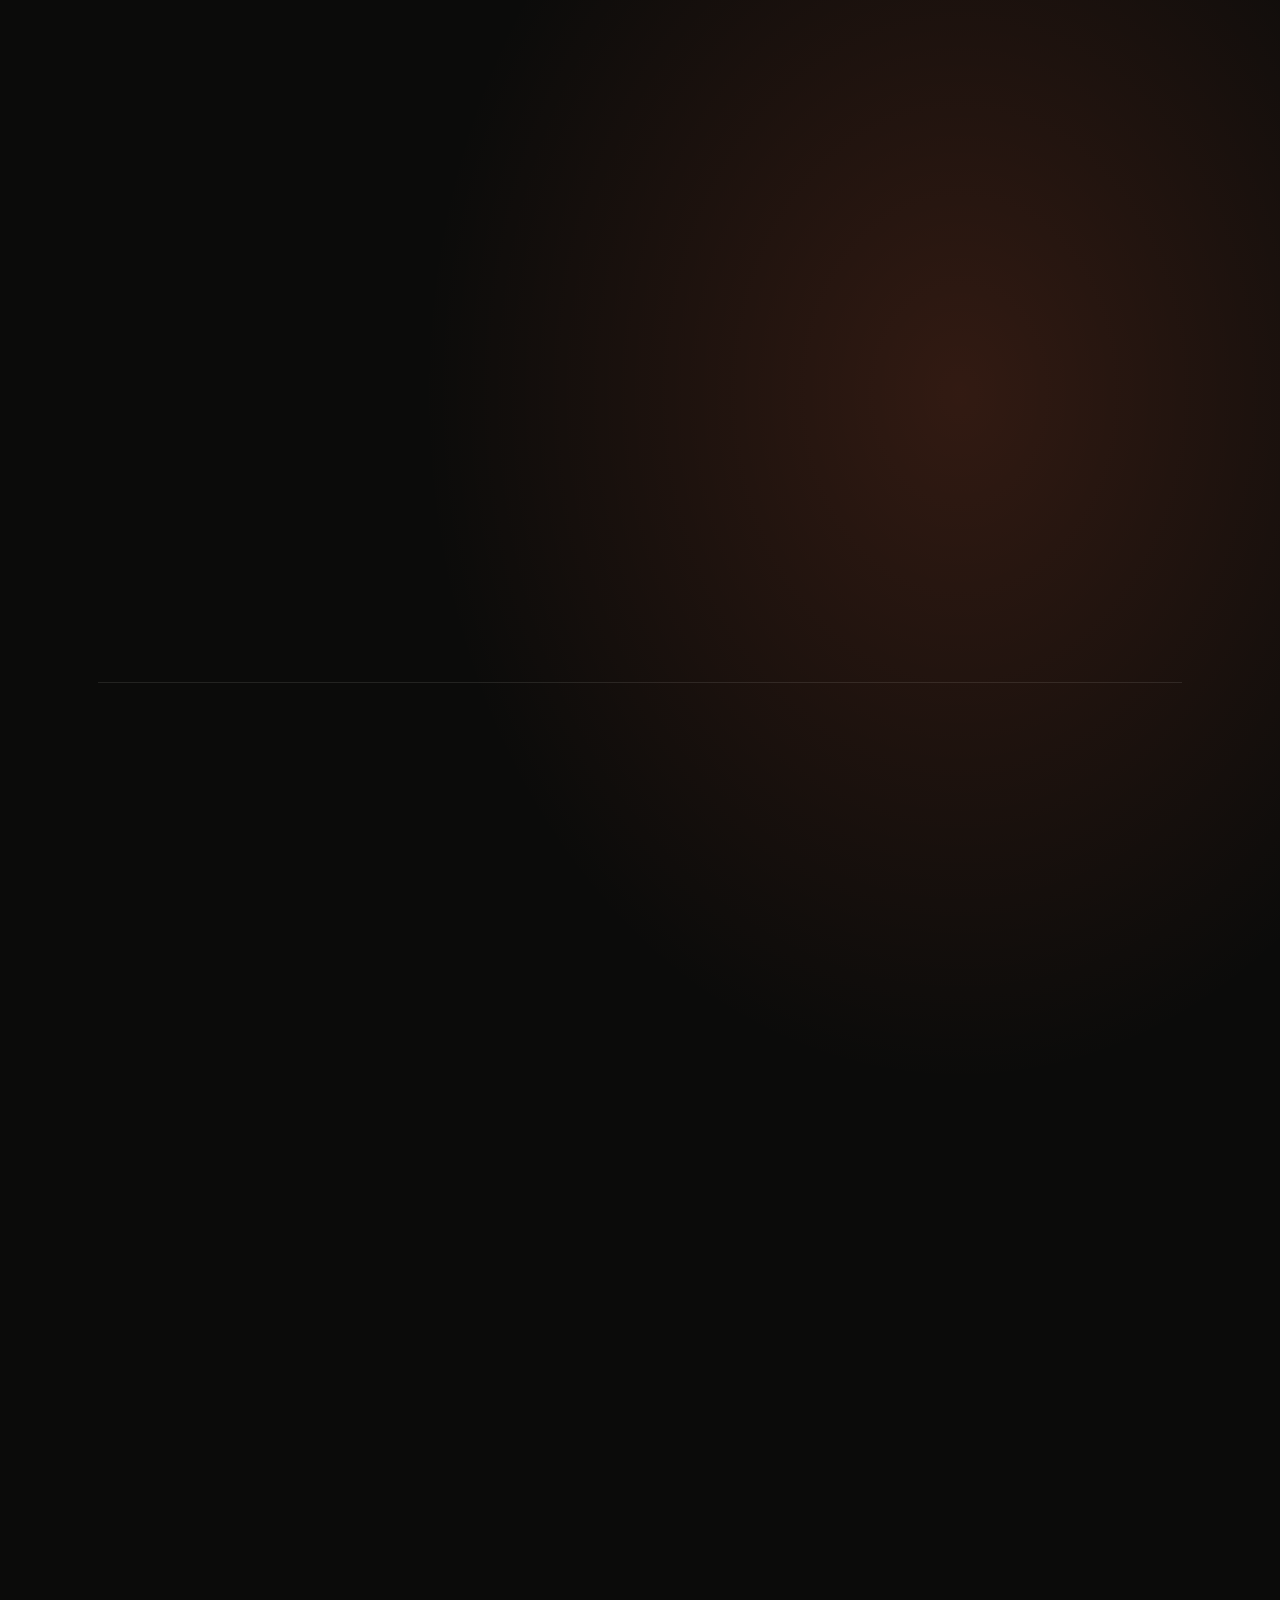
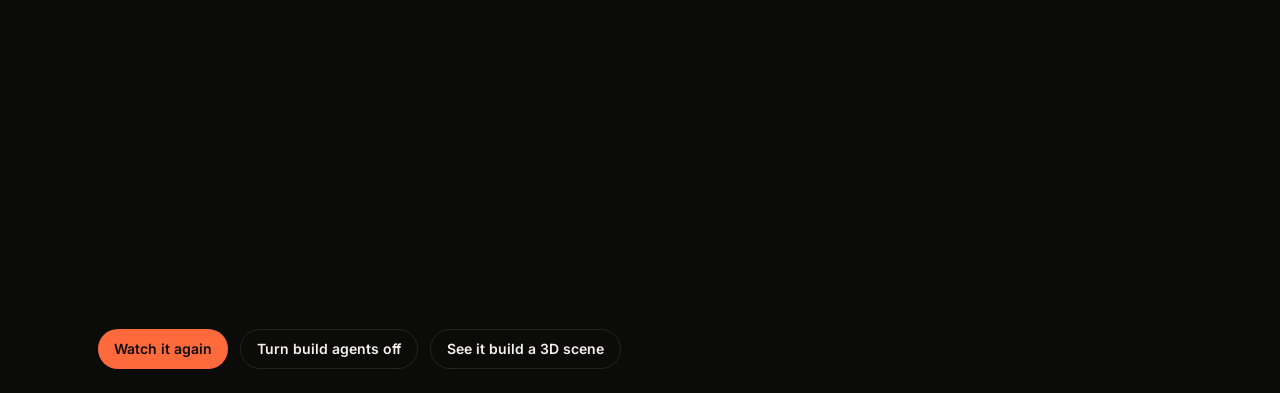
<file: index.html>
<!DOCTYPE html>
<html lang="en"><head><meta charset="utf-8"><title>swarm-build</title>
<meta http-equiv="refresh" content="0; url=skills/swarm-build/examples/">
<link rel="canonical" href="skills/swarm-build/examples/"></head>
<body><a href="skills/swarm-build/examples/">Open the swarm-build demo</a></body></html>
</file>
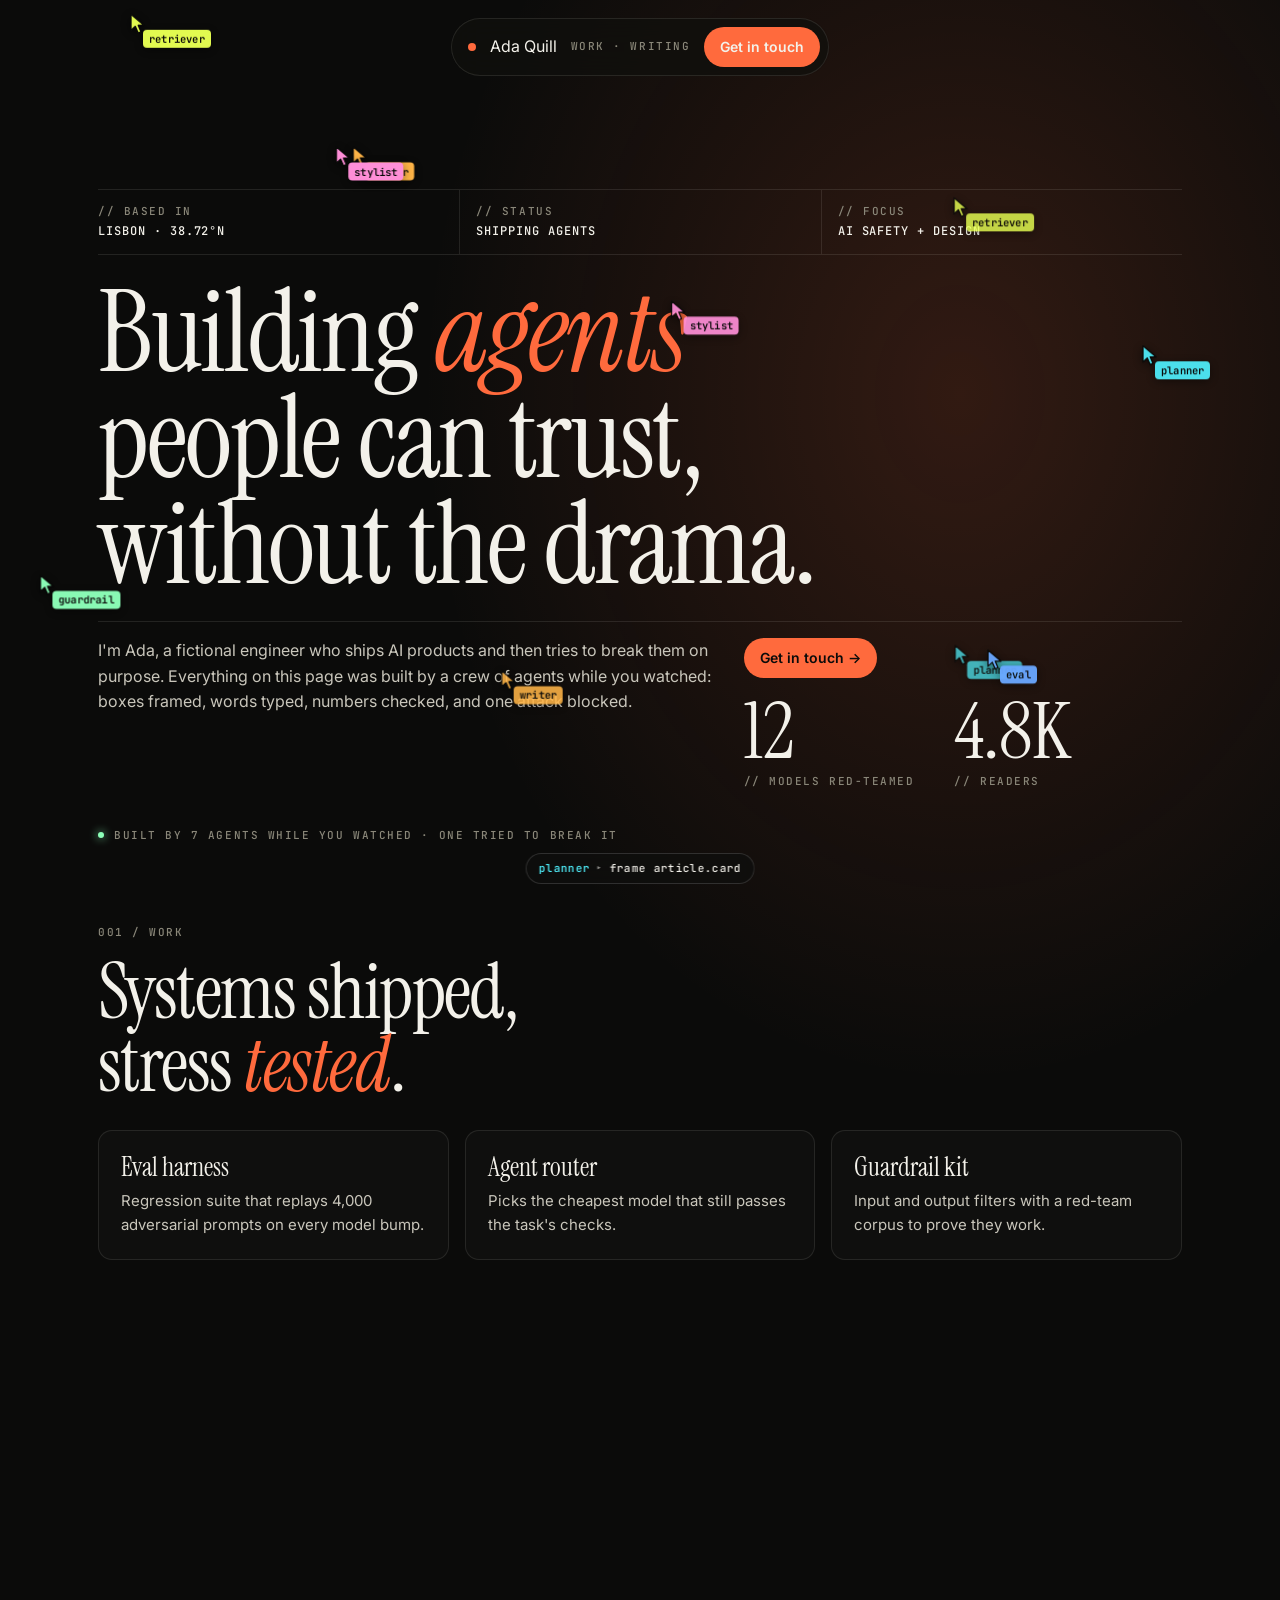
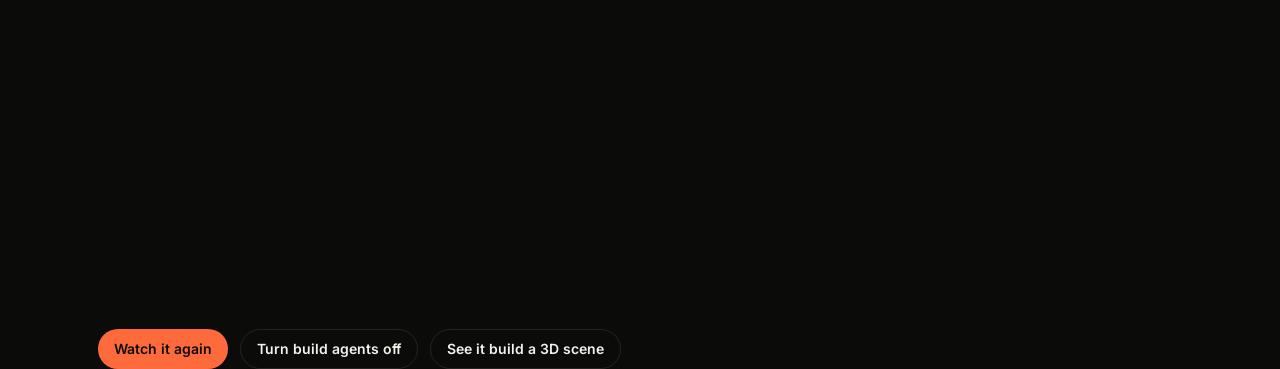
<file: skills/swarm-build/examples/index.html>
<!DOCTYPE html>
<html lang="en">
<head>
<meta charset="utf-8">
<meta name="viewport" content="width=device-width, initial-scale=1">
<title>swarm-build · a page that builds itself</title>
<meta name="description" content="Demo of swarm-build: labelled agent cursors build the page in front of you.">
<!-- 1 · The head snippet: decides before first paint whether this visit builds. -->
<script>
(function () {
  try {
    var d = document.documentElement;
    if (matchMedia('(prefers-reduced-motion: reduce)').matches) return;
    if (navigator.connection && navigator.connection.saveData) return;
    if (localStorage.getItem('swarm-build-off') === '1') return;
    d.classList.add('swarm-js');
    setTimeout(function () { if (!window.__swarmBuild) d.classList.remove('swarm-js'); }, 6000);
  } catch (e) {}
})();
</script>
<link rel="preconnect" href="https://fonts.googleapis.com">
<link rel="preconnect" href="https://fonts.gstatic.com" crossorigin>
<link href="https://fonts.googleapis.com/css2?family=Instrument+Serif:ital@0;1&family=JetBrains+Mono:wght@400;600&family=Inter:wght@400;500;600&display=swap" rel="stylesheet">
<link rel="stylesheet" href="../assets/swarm-build.css">
<style>
  :root { --bg: #0b0b0a; --ink: #f3f1ea; --ink-2: #c9c6bb; --muted: #8a8779; --line: rgba(243,241,234,.1); --accent: #ff6a3d; color-scheme: dark; }
  * { box-sizing: border-box; }
  body { margin: 0; background: radial-gradient(60% 50% at 75% 20%, rgba(255,106,61,.16), transparent 70%), var(--bg); color: var(--ink); font: 16px/1.6 Inter, system-ui, sans-serif; -webkit-font-smoothing: antialiased; }
  .wrap { max-width: 1180px; margin: 0 auto; padding: 0 clamp(18px, 4vw, 48px); }
  .mono { font: 500 11px/1.4 "JetBrains Mono", ui-monospace, monospace; letter-spacing: .14em; text-transform: uppercase; color: var(--muted); }
  nav { position: sticky; top: 0; z-index: 10; display: flex; justify-content: center; padding: 18px; }
  .pill { display: flex; align-items: center; gap: 14px; padding: 8px 8px 8px 16px; border: 1px solid var(--line); border-radius: 999px; background: rgba(16,16,14,.7); backdrop-filter: blur(16px); }
  .dot { width: 8px; height: 8px; border-radius: 50%; background: var(--accent); }
  .pill a { color: var(--ink); text-decoration: none; }
  .btn { display: inline-flex; align-items: center; gap: 8px; min-height: 40px; padding: 0 16px; border: 0; border-radius: 999px; background: var(--accent); color: #0b0b0a; font: 600 14px/1 Inter, sans-serif; text-decoration: none; cursor: pointer; transition: transform .16s ease-out; }
  .btn:active { transform: scale(.97); }
  .btn--ghost { background: transparent; color: var(--ink); border: 1px solid var(--line); }
  header.hero { min-height: calc(100svh - 76px); display: grid; align-content: end; gap: 24px; padding-bottom: 64px; }
  .meta { display: grid; grid-template-columns: repeat(3, minmax(0, 1fr)); border-block: 1px solid var(--line); }
  .meta div { padding: 14px 16px 14px 0; display: grid; gap: 4px; }
  .meta div + div { padding-left: 16px; border-left: 1px solid var(--line); }
  .meta b { font: 500 12px/1.4 "JetBrains Mono", monospace; letter-spacing: .08em; text-transform: uppercase; }
  h1 { margin: 0; font: 400 clamp(46px, 9vw, 150px)/.92 "Instrument Serif", serif; letter-spacing: -.02em; }
  h1 em, h2 em { font-style: italic; color: var(--accent); }
  .foot { display: grid; grid-template-columns: 7fr 5fr; gap: 32px; padding-top: 16px; border-top: 1px solid var(--line); }
  .foot p { margin: 0; color: var(--ink-2); max-width: 620px; }
  .stats { display: flex; gap: 40px; margin-top: 20px; }
  .stats strong { display: block; font: 400 clamp(48px, 6vw, 88px)/.9 "Instrument Serif", serif; }
  .credit { display: flex; align-items: center; gap: 10px; }
  .credit::before { content: ""; width: 6px; height: 6px; border-radius: 50%; background: #8dffb9; box-shadow: 0 0 10px #8dffb9; }
  section { padding: 18vh 0 6vh; }
  h2 { margin: 12px 0 28px; font: 400 clamp(38px, 6vw, 88px)/.95 "Instrument Serif", serif; letter-spacing: -.02em; }
  .cards { display: grid; grid-template-columns: repeat(3, minmax(0, 1fr)); gap: 16px; }
  .card { padding: 22px; border: 1px solid var(--line); border-radius: 14px; background: rgba(255,255,255,.02); }
  .card h3 { margin: 0 0 8px; font: 400 26px/1.1 "Instrument Serif", serif; }
  .card p { margin: 0; color: var(--ink-2); font-size: 15px; }
  footer { padding: 10vh 0 14vh; display: flex; gap: 12px; flex-wrap: wrap; }
  .process { display: grid; grid-template-columns: 5fr 7fr; gap: 48px; align-items: start; }
  .checks { margin: 0; padding: 0 0 0 30px; list-style: none; }
  .checks li { position: relative; padding: 12px 0; border-bottom: 1px solid var(--line); color: var(--ink-2); }
  .checks li::before { content: "✓"; position: absolute; left: -26px; color: var(--accent); font-weight: 600; }
  .chart { margin: 0; padding: 22px; border: 1px solid var(--line); border-radius: 14px; background: rgba(255,255,255,.02); }
  .bars { display: flex; align-items: flex-end; gap: 14px; height: 220px; margin-top: 18px; border-bottom: 1px solid var(--line); }
  .bar { position: relative; flex: 1; height: calc(var(--v) * 100%); border-radius: 8px 8px 2px 2px; background: linear-gradient(var(--accent), rgba(255,106,61,.3)); }
  .bar span { position: absolute; inset: 10px 0 auto; text-align: center; font: 600 12px/1 "JetBrains Mono", monospace; color: #0b0b0a; }
  .axis { display: flex; gap: 14px; margin-top: 10px; } .axis span { flex: 1; text-align: center; }
  @media (max-width: 760px) { .meta { grid-template-columns: 1fr; } .meta div + div { padding-left: 0; border-left: 0; border-top: 1px solid var(--line); } .foot, .cards, .process { grid-template-columns: 1fr; } .pill .mono { display: none; } }
</style>
</head>
<body>
<!-- 2 · Markup: data-swarm regions, data-swarm-step on what the crew builds. -->
<nav><div class="pill" data-swarm-step="frame" data-swarm-label="nav">
  <span class="dot" data-swarm-origin></span><a href="#top">Ada Quill</a><span class="mono">Work · Writing</span><a class="btn" href="#contact">Get in touch</a>
</div></nav>

<main id="top">
  <header class="hero wrap" data-swarm>
    <div class="meta" data-swarm-step="frame" data-swarm-label="profile grid">
      <div><span class="mono">// Based in</span><b data-swarm-step="fetch">Lisbon · 38.72°N</b></div>
      <div><span class="mono">// Status</span><b data-swarm-step="fetch">Shipping agents</b></div>
      <div><span class="mono">// Focus</span><b data-swarm-step="fetch">AI safety + design</b></div>
    </div>
    <h1 data-swarm-step="type" data-swarm-attack="without>with">Building <em>agents</em><br>people can trust,<br>without the drama.</h1>
    <div class="foot">
      <p data-swarm-step="frame stream" data-swarm-label="bio">I'm Ada, a fictional engineer who ships AI products and then tries to break them on purpose. Everything on this page was built by a crew of agents while you watched: boxes framed, words typed, numbers checked, and one attack blocked.</p>
      <div>
        <a class="btn" href="#contact" data-swarm-step="frame" data-swarm-label="cta">Get in touch →</a>
        <div class="stats">
          <div data-swarm-step="count" data-swarm-label="stats"><strong>12</strong><span class="mono">// Models red-teamed</span></div>
          <div data-swarm-step="count"><strong>4.8K</strong><span class="mono">// Readers</span></div>
        </div>
      </div>
    </div>
    <p class="credit mono" data-swarm-credit hidden>Built by {agents} agents while you watched · one tried to break it</p>
  </header>

  <section class="wrap" data-swarm>
    <span class="mono" data-swarm-step="fetch">001 / Work</span>
    <h2 data-swarm-step="type">Systems shipped,<br>stress <em>tested</em>.</h2>
    <div class="cards">
      <article class="card" data-swarm-step="frame"><h3>Eval harness</h3><p>Regression suite that replays 4,000 adversarial prompts on every model bump.</p></article>
      <article class="card" data-swarm-step="frame"><h3>Agent router</h3><p>Picks the cheapest model that still passes the task's checks.</p></article>
      <article class="card" data-swarm-step="frame"><h3>Guardrail kit</h3><p>Input and output filters with a red-team corpus to prove they work.</p></article>
    </div>
  </section>

  <section class="wrap" data-swarm>
    <span class="mono" data-swarm-step="fetch">002 / Writing</span>
    <h2 data-swarm-step="type">Notes from the <em>red team</em>.</h2>
    <p data-swarm-step="stream" style="max-width:680px;color:var(--ink-2)">Short essays on breaking models responsibly: what failed, why it failed, and the boring fix that held up in production.</p>
  </section>

  <section class="wrap" data-swarm>
    <span class="mono" data-swarm-step="fetch">003 / Process</span>
    <h2 data-swarm-step="type">Nothing ships until it <em>passes</em>.</h2>
    <div class="process">
      <ul class="checks" data-swarm-step="check" data-swarm-label="launch checklist">
        <li>4,000-prompt injection corpus</li>
        <li>Jailbreak regression suite</li>
        <li>PII leak scan on every output</li>
        <li>Cost per task under budget</li>
        <li>p95 latency under 800 ms</li>
        <li>Human sign-off on the diff</li>
      </ul>
      <figure class="chart" data-swarm-step="frame grow" data-swarm-label="eval pass rate">
        <figcaption class="mono">// Eval pass rate by quarter</figcaption>
        <div class="bars">
          <div class="bar" data-swarm-bar style="--v:.71"><span>71%</span></div>
          <div class="bar" data-swarm-bar style="--v:.84"><span>84%</span></div>
          <div class="bar" data-swarm-bar style="--v:.93"><span>93%</span></div>
          <div class="bar" data-swarm-bar style="--v:.98"><span>98%</span></div>
        </div>
        <div class="axis mono"><span>Q1</span><span>Q2</span><span>Q3</span><span>Q4</span></div>
      </figure>
    </div>
  </section>

  <footer class="wrap" id="contact">
    <button class="btn" type="button" id="replay">Watch it again</button>
    <button class="btn btn--ghost" type="button" id="toggle"></button>
    <a class="btn btn--ghost" href="3d.html">See it build a 3D scene</a>
  </footer>
</main>

<!-- 3 · Start it. -->
<script type="module">
  import { swarmBuild } from '../assets/swarm-build.js';
  const swarm = swarmBuild({ once: 'always' }).start();
  const toggle = document.getElementById('toggle');
  const paint = () => { toggle.textContent = swarm.enabled() ? 'Turn build agents off' : 'Turn build agents on'; };
  paint();
  toggle.addEventListener('click', () => { swarm.setEnabled(!swarm.enabled()); paint(); });
  document.getElementById('replay').addEventListener('click', () => swarm.replay());
</script>
</body>
</html>
</file>
<file: skills/swarm-build/assets/swarm-build.css>
/* swarm-build.css · v1.1.0 · MIT · pairs with swarm-build.js */

/* Theme hooks: override on :root (or any ancestor) to match your site. */
:root {
  --sb-select: #2f9bff;                 /* selection boxes, W × H badges, text highlight */
  --sb-ok: #8dffb9;                     /* guardrail outline and rolled-back text */
  --sb-glass: rgba(16, 16, 14, .74);    /* trace pill background */
  --sb-glass-ink: #f3f1ea;              /* trace pill text */
  --sb-glass-line: rgba(255, 255, 255, .14);
  --sb-mono: ui-monospace, "JetBrains Mono", SFMono-Regular, Menlo, Consolas, monospace;
  --sb-ease-out: cubic-bezier(.16, 1, .3, 1);
}

/* 1 · Unbuilt state. Only applies while <html> has .swarm-js (added by the head snippet),
      so with no JavaScript, reduced motion or the effect switched off, nothing is ever hidden. */
.swarm-js [data-swarm-step~="frame"]:not(.sb-built),
.swarm-js [data-swarm-step~="reveal"]:not(.sb-built),
.swarm-js [data-swarm-step~="count"]:not(.sb-built),
.swarm-js [data-swarm-step~="grow"]:not(.sb-built),
.swarm-js [data-swarm-step~="check"]:not(.sb-built),
.swarm-js [data-swarm-step~="scene"]:not(.sb-built) { opacity: 0; }
.swarm-js [data-swarm-step~="fetch"]:not(.sb-built),
.swarm-js [data-swarm-step~="type"]:not(.sb-split):not(.sb-built),
.swarm-js [data-swarm-step~="stream"]:not(.sb-split):not(.sb-built) { visibility: hidden; }
[data-swarm-credit][hidden] { display: none !important; }
.sb-ch { visibility: hidden; }
.sb-ch.on { visibility: visible; }
.sb-ch.del { display: none; }
.sb-ch.flash { color: var(--sb-ok); -webkit-text-fill-color: var(--sb-ok); }
.sb-ch.sb-ins { color: #ff3b3b; -webkit-text-fill-color: #ff3b3b; }
.sb-wd { opacity: 0; transition: opacity .22s ease-out; }
.sb-wd.on { opacity: 1; }
/* accents are typed plain, then the stylist applies your real style */
.sb-plain.sb-plain { font-style: normal; color: inherit; -webkit-text-fill-color: inherit; }

/* 2 · The crew */
html.sb-building, html.sb-building body { overflow-x: clip; }   /* cursors flying in from the right never widen the page */
.sb-rel { position: relative; }
.sb-layer { position: absolute; left: 0; top: 0; width: 0; height: 0; z-index: 2147483000; pointer-events: none; overflow: visible; }
.sb-ag { position: absolute; left: 0; top: 0; will-change: transform; }
.sb-ag__in { position: relative; animation: sb-bob 2.6s ease-in-out infinite alternate; }
@keyframes sb-bob { from { transform: translate(0, 0); } to { transform: translate(2px, -3px); } }
.sb-g { display: none; position: absolute; overflow: visible; max-width: none; max-height: none; filter: drop-shadow(0 2px 5px rgba(0, 0, 0, .55)); }
.sb-ag[data-g="arrow"] .sb-g--arrow, .sb-ag[data-g="ibeam"] .sb-g--ibeam, .sb-ag[data-g="cross"] .sb-g--cross, .sb-ag[data-g="pen"] .sb-g--pen,
.sb-ag[data-g="ns"] .sb-g--ns, .sb-ag[data-g="ew"] .sb-g--ew { display: block; }
.sb-g--arrow { left: -2px; top: -1.5px; } .sb-g--ibeam { left: -6px; top: -12px; } .sb-g--cross { left: -11px; top: -11px; } .sb-g--pen { left: -2px; top: -20px; } .sb-g--ns { left: -7px; top: -12px; } .sb-g--ew { left: -12px; top: -7px; }
.sb-ag__tag, .sb-you span {
  position: absolute; left: 12px; top: 16px; padding: 2px 6px; border-radius: 4px; background: var(--c, #fff); color: #0b0b0a;
  font: 600 10.5px/1.35 var(--sb-mono); letter-spacing: .02em; text-transform: none; white-space: nowrap; box-shadow: 0 2px 10px rgba(0, 0, 0, .45);
  transition: left .18s ease-out, top .18s ease-out;
}
.sb-ag__do { display: none; font: 500 9.5px/1.3 var(--sb-mono); letter-spacing: 0; opacity: .8; }
.sb-ag.is-doing .sb-ag__do { display: block; }
.sb-caret { position: absolute; left: 0; top: 0; width: 2px; display: none; border-radius: 1px; }
.sb-seed { position: absolute; width: 10px; height: 10px; margin: -5px 0 0 -5px; border-radius: 50%; background: var(--sb-select); box-shadow: 0 0 18px var(--sb-select); }

/* 3 · Tools */
.sb-sel { position: absolute; border: 1px solid var(--sb-select); background: color-mix(in srgb, var(--sb-select) 7%, transparent); }
.sb-sel i { position: absolute; width: 7px; height: 7px; background: #fff; border: 1px solid var(--sb-select); }
.sb-sel i:nth-child(1) { left: -4px; top: -4px; } .sb-sel i:nth-child(2) { right: -4px; top: -4px; }
.sb-sel i:nth-child(3) { left: -4px; bottom: -4px; } .sb-sel i:nth-child(4) { right: -4px; bottom: -4px; }
.sb-sel__wh { position: absolute; left: 50%; top: 100%; transform: translate(-50%, 7px); padding: 3px 5px; border-radius: 3px; background: var(--sb-select); color: #fff; font: 600 10.5px/1 var(--sb-mono); white-space: nowrap; }
.sb-hl { position: absolute; background: color-mix(in srgb, var(--sb-select) 34%, transparent); border-radius: 2px; }
.sb-guard { position: absolute; border: 1.5px solid var(--sb-ok); border-radius: 6px; box-shadow: 0 0 0 4px color-mix(in srgb, var(--sb-ok) 14%, transparent), 0 0 24px color-mix(in srgb, var(--sb-ok) 25%, transparent); }
.sb-tick { position: absolute; width: 16px; height: 16px; margin: -8px 0 0 -8px; border-radius: 50%; background: var(--sb-tick, #6aa8ff); box-shadow: 0 2px 8px rgba(0, 0, 0, .35); }
.sb-tick::after { content: ""; position: absolute; left: 5.5px; top: 3px; width: 3.5px; height: 7px; border: solid #0b0b0a; border-width: 0 2px 2px 0; transform: rotate(45deg); }
.sb-chip { position: absolute; padding: 4px 7px; border-radius: 4px; color: #0b0b0a; font: 600 10.5px/1 var(--sb-mono); letter-spacing: .06em; white-space: nowrap; box-shadow: 0 6px 18px -6px rgba(0, 0, 0, .6); }

/* 3D scenes: a wireframe grid over the part not yet rendered, the scan line, and the phase readout */
.sb-scene { position: absolute; overflow: hidden; }
.sb-scene__grid {
  position: absolute; inset: 0; background-color: color-mix(in srgb, var(--c) 5%, transparent);
  background-image: linear-gradient(color-mix(in srgb, var(--c) 24%, transparent) 1px, transparent 1px),
                    linear-gradient(90deg, color-mix(in srgb, var(--c) 24%, transparent) 1px, transparent 1px);
  background-size: 28px 28px; background-position: -1px -1px;
}
.sb-scene__scan { position: absolute; left: 0; right: 0; top: -1px; height: 2px; background: var(--c); box-shadow: 0 0 14px 2px color-mix(in srgb, var(--c) 70%, transparent); }
.sb-scene__hud { position: absolute; left: 10px; top: 10px; padding: 4px 7px; border-radius: 4px; background: var(--c); color: #0b0b0a; font: 600 10.5px/1 var(--sb-mono); letter-spacing: .04em; white-space: nowrap; }
.sb-scene.is-loading .sb-scene__scan { animation: sb-load 1.1s ease-in-out infinite alternate; }
@keyframes sb-load { from { transform: translateY(0); opacity: .35; } to { transform: translateY(46px); opacity: 1; } }
/* data-swarm-sweep="none": the scene animates its own build; only the readout stays */
.sb-scene--still .sb-scene__grid, .sb-scene--still .sb-scene__scan { display: none; }
/* a point inside the scene an agent is working on; it follows the object as it moves */
.sb-pin { position: absolute; width: 22px; height: 22px; margin: -11px 0 0 -11px; border: 1.5px solid var(--c); border-radius: 50%; box-shadow: 0 0 0 4px color-mix(in srgb, var(--c) 18%, transparent), 0 0 18px color-mix(in srgb, var(--c) 45%, transparent); }
.sb-pin--bare { width: 16px; height: 16px; margin: -8px 0 0 -8px; }
.sb-pin span { position: absolute; left: 28px; top: -24px; padding: 3px 6px; border-radius: 4px; background: var(--c); color: #0b0b0a; font: 600 10.5px/1 var(--sb-mono); white-space: nowrap; box-shadow: 0 6px 18px -6px rgba(0, 0, 0, .6); }

/* 4 · Trace pill and the visitor's own "you" tag */
.sb-trace {
  position: fixed; left: 50%; bottom: max(16px, env(safe-area-inset-bottom)); z-index: 2147483001; max-width: calc(100vw - 32px);
  padding: 7px 12px; border-radius: 9999px; border: 1px solid var(--sb-glass-line); background: var(--sb-glass);
  -webkit-backdrop-filter: blur(16px); backdrop-filter: blur(16px); color: var(--sb-glass-ink);
  font: 500 11px/1.4 var(--sb-mono); letter-spacing: .03em; white-space: nowrap; overflow: hidden; text-overflow: ellipsis;
  transform: translateX(-50%); pointer-events: none; opacity: 0; transition: opacity .3s ease-out;
}
.sb-trace.is-in { opacity: 1; animation: sb-ln .28s var(--sb-ease-out); }
.sb-trace.is-out { opacity: 0; }
.sb-trace b { color: var(--c); font-weight: 600; }
.sb-trace__sep { opacity: .55; margin: 0 .55em; }
@keyframes sb-ln { from { opacity: 0; transform: translate(-50%, 6px); } }
.sb-you { position: fixed; left: 0; top: 0; z-index: 2147483001; pointer-events: none; opacity: 0; transition: opacity .25s ease-out; }
.sb-you.is-on.has-pos { opacity: 1; }
.sb-you span { --c: #f3f1ea; }

@media (prefers-reduced-motion: reduce) { .sb-layer, .sb-trace, .sb-you { display: none; } }
</file>
